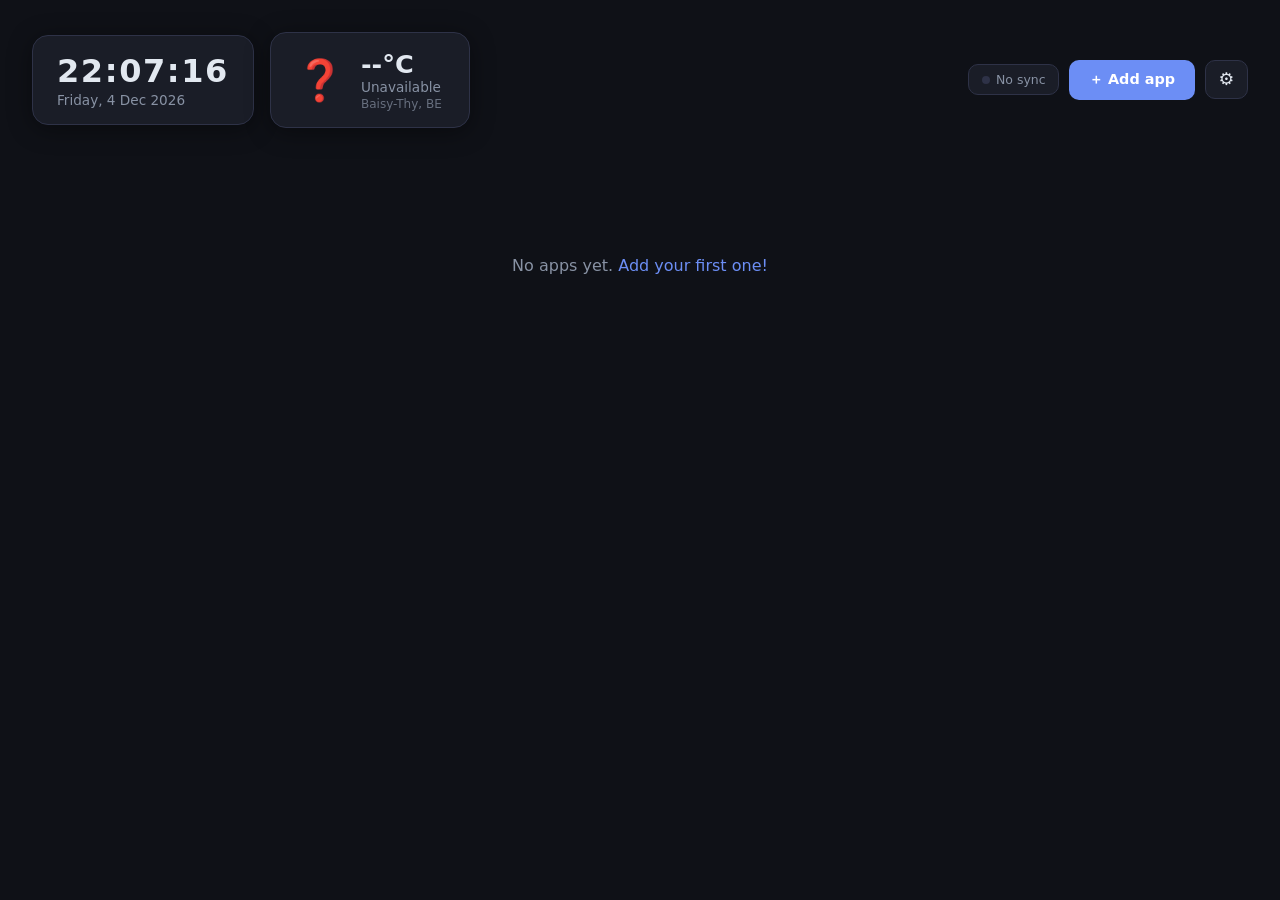
<file: index.html>
<!DOCTYPE html>
<html lang="en">
<head>
  <meta charset="UTF-8" />
  <meta name="viewport" content="width=device-width, initial-scale=1.0" />
  <title>Dashboard</title>
  <link rel="stylesheet" href="css/style.css" />
</head>
<body>
  <div class="dashboard">

    <!-- Top bar: clock + weather -->
    <header class="top-bar">
      <div class="widget widget--clock" id="widget-clock">
        <div class="clock__time" id="clock-time">--:--:--</div>
        <div class="clock__date" id="clock-date">---</div>
      </div>

      <div class="widget widget--weather" id="widget-weather">
        <div class="weather__icon" id="weather-icon">⏳</div>
        <div class="weather__info">
          <div class="weather__temp" id="weather-temp">--°C</div>
          <div class="weather__desc" id="weather-desc">Loading…</div>
          <div class="weather__location">Baisy-Thy, BE</div>
        </div>
      </div>

      <div class="top-bar__actions">
        <div class="sync-indicator" id="sync-indicator" title="Sync status">
          <span class="sync-indicator__dot" id="sync-dot"></span>
          <span class="sync-indicator__label" id="sync-label">…</span>
        </div>
        <a href="add-link.html" class="btn btn--add" title="Add a new app link">＋ Add app</a>
        <a href="settings.html" class="btn btn--icon" title="Settings">⚙️</a>
      </div>
    </header>

    <!-- App grid -->
    <main class="apps-grid" id="apps-grid">
      <!-- Populated by js/links.js -->
    </main>

    <!-- Empty state -->
    <div class="empty-state" id="empty-state" hidden>
      <p>No apps yet. <a href="add-link.html">Add your first one!</a></p>
    </div>

  </div>

  <script type="module" src="js/clock.js"></script>
  <script type="module" src="js/weather.js"></script>
  <script type="module" src="js/links.js"></script>
  <script type="module" src="js/dashboard.js"></script>
</body>
</html>
</file>
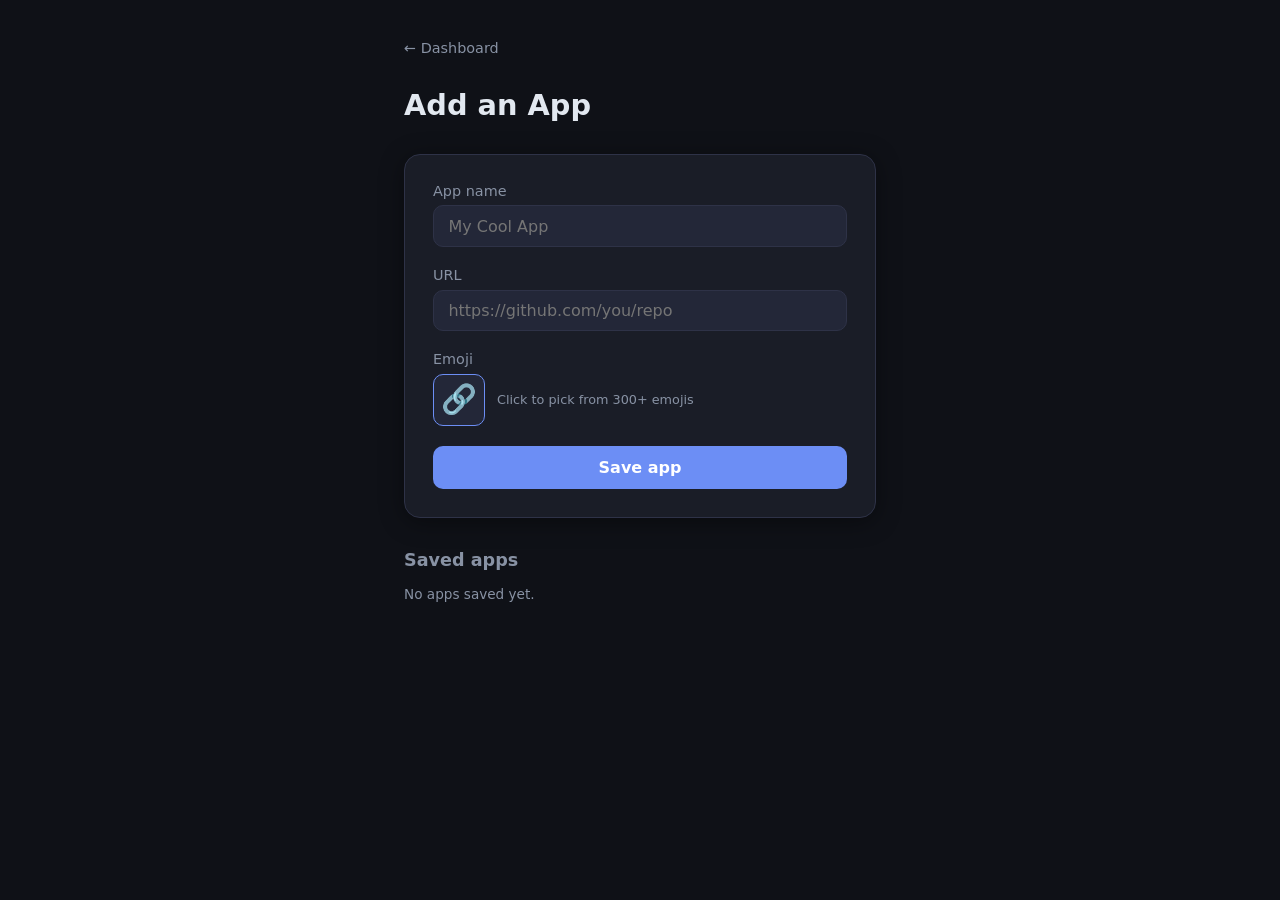
<file: add-link.html>
<!DOCTYPE html>
<html lang="en">
<head>
  <meta charset="UTF-8" />
  <meta name="viewport" content="width=device-width, initial-scale=1.0" />
  <title>Add App — Dashboard</title>
  <link rel="stylesheet" href="css/style.css" />
</head>
<body>
  <div class="form-page">
    <a href="index.html" class="back-link">← Dashboard</a>

    <h1>Add an App</h1>

    <form id="add-form" class="add-form" novalidate>
      <label class="form-field">
        <span>App name</span>
        <input
          type="text"
          id="field-name"
          placeholder="My Cool App"
          maxlength="40"
          required
          autocomplete="off"
        />
      </label>

      <label class="form-field">
        <span>URL</span>
        <input
          type="url"
          id="field-url"
          placeholder="https://github.com/you/repo"
          required
          autocomplete="off"
        />
      </label>

      <div class="form-field">
        <span>Emoji</span>
        <div class="emoji-field-row">
          <button type="button" class="emoji-trigger" id="emoji-trigger">🔗</button>
          <input type="hidden" id="field-emoji" value="🔗" />
          <span class="emoji-field-hint">Click to pick from 300+ emojis</span>
        </div>
      </div>

      <div id="form-error" class="form-error" hidden></div>

      <button type="submit" class="btn btn--submit">Save app</button>
    </form>

    <section class="manage-section">
      <h2>Saved apps</h2>
      <ul id="saved-list" class="saved-list"></ul>
    </section>
  </div>

  <script type="module" src="js/emoji-picker.js"></script>
  <script type="module" src="js/add-link.js"></script>
</body>
</html>
</file>
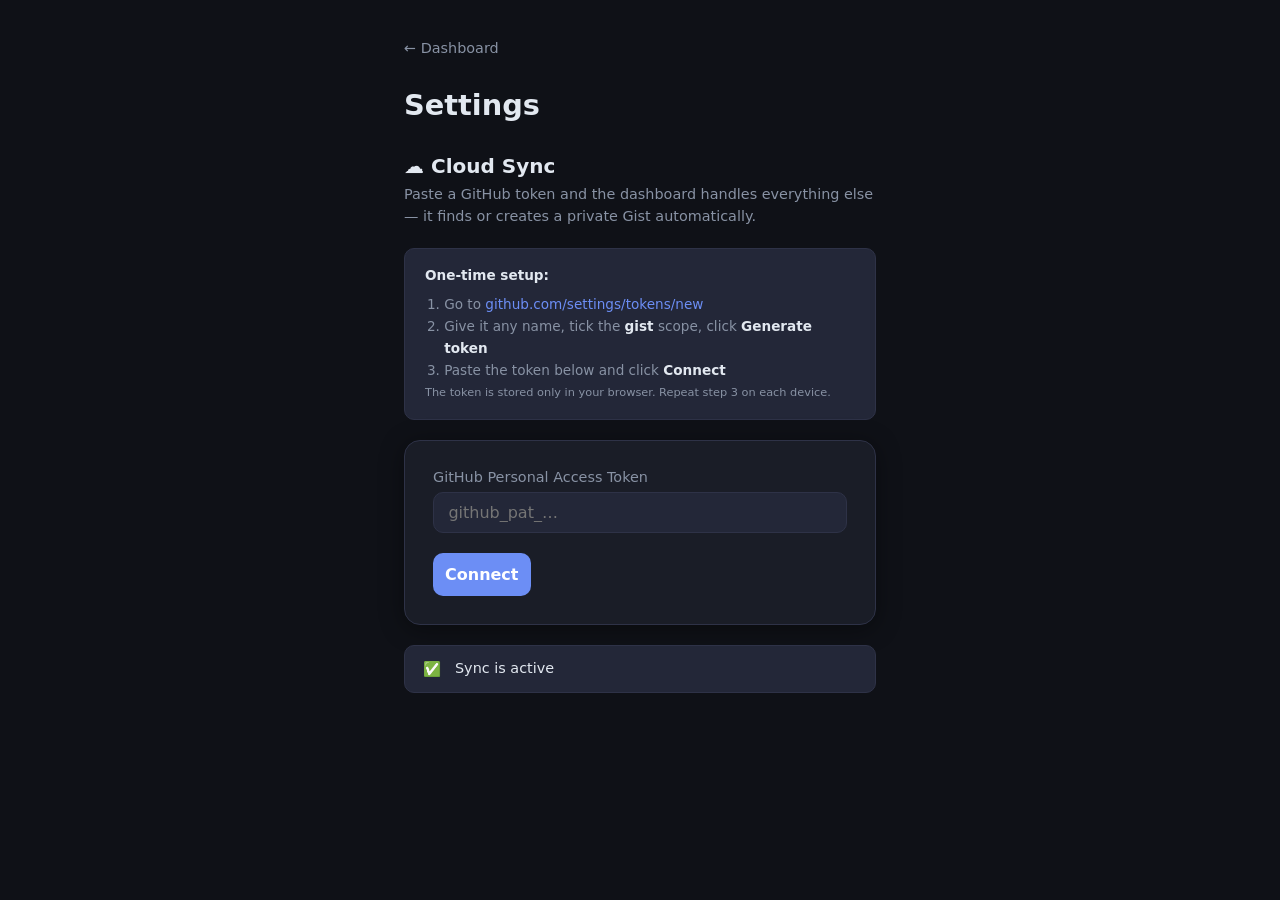
<file: settings.html>
<!DOCTYPE html>
<html lang="en">
<head>
  <meta charset="UTF-8" />
  <meta name="viewport" content="width=device-width, initial-scale=1.0" />
  <title>Settings — Dashboard</title>
  <link rel="stylesheet" href="css/style.css" />
</head>
<body>
  <div class="form-page">
    <a href="index.html" class="back-link">← Dashboard</a>

    <h1>Settings</h1>

    <section class="settings-section">
      <div class="settings-section__header">
        <h2>☁️ Cloud Sync</h2>
        <p class="settings-section__desc">
          Paste a GitHub token and the dashboard handles everything else —
          it finds or creates a private Gist automatically.
        </p>
      </div>

      <div class="settings-callout">
        <strong>One-time setup:</strong>
        <ol>
          <li>Go to <a href="https://github.com/settings/tokens/new" target="_blank" rel="noopener">github.com/settings/tokens/new</a></li>
          <li>Give it any name, tick the <strong>gist</strong> scope, click <strong>Generate token</strong></li>
          <li>Paste the token below and click <strong>Connect</strong></li>
        </ol>
        <small>The token is stored only in your browser. Repeat step 3 on each device.</small>
      </div>

      <form id="sync-form" class="add-form" novalidate>
        <label class="form-field">
          <span>GitHub Personal Access Token</span>
          <input type="password" id="field-token"
            placeholder="github_pat_…"
            autocomplete="off" spellcheck="false" />
        </label>

        <div id="sync-feedback" class="sync-feedback" hidden></div>

        <div class="form-row">
          <button type="submit" class="btn btn--submit" id="btn-save">Connect</button>
          <button type="button" class="btn btn--danger" id="btn-clear" hidden>Disconnect</button>
        </div>
      </form>

      <div id="sync-status-card" class="sync-status-card" hidden>
        <span id="sync-status-icon">✅</span>
        <div>
          <div id="sync-status-text">Sync is active</div>
          <div class="sync-status-card__sub" id="sync-detail"></div>
        </div>
      </div>
    </section>
  </div>

  <script type="module" src="js/settings.js"></script>
</body>
</html>
</file>
<file: css/style.css>
/* ===== Reset & base ===== */
*, *::before, *::after { box-sizing: border-box; margin: 0; padding: 0; }

:root {
  --bg:        #0f1117;
  --surface:   #1a1d27;
  --surface2:  #232738;
  --border:    #2e3247;
  --accent:    #6c8ef5;
  --accent2:   #a78bfa;
  --text:      #e2e8f0;
  --text-muted:#8892a4;
  --radius:    16px;
  --radius-sm: 10px;
  --shadow:    0 4px 24px rgba(0,0,0,.4);
  --transition:200ms ease;
}

html, body {
  height: 100%;
  font-family: 'Segoe UI', system-ui, -apple-system, sans-serif;
  background: var(--bg);
  color: var(--text);
}

a { color: var(--accent); text-decoration: none; }
a:hover { text-decoration: underline; }

/* ===== Dashboard layout ===== */
.dashboard {
  min-height: 100vh;
  padding: 2rem;
  display: flex;
  flex-direction: column;
  gap: 2rem;
}

/* ===== Top bar ===== */
.top-bar {
  display: flex;
  align-items: center;
  gap: 1rem;
  flex-wrap: wrap;
}

/* ===== Widget base ===== */
.widget {
  background: var(--surface);
  border: 1px solid var(--border);
  border-radius: var(--radius);
  padding: 1rem 1.5rem;
  box-shadow: var(--shadow);
}

/* ===== Clock widget ===== */
.widget--clock {
  display: flex;
  flex-direction: column;
  min-width: 160px;
}

.clock__time {
  font-size: 2rem;
  font-weight: 700;
  letter-spacing: .05em;
  color: var(--text);
  font-variant-numeric: tabular-nums;
}

.clock__date {
  font-size: .85rem;
  color: var(--text-muted);
  margin-top: .15rem;
}

/* ===== Weather widget ===== */
.widget--weather {
  display: flex;
  align-items: center;
  gap: 1rem;
  min-width: 200px;
}

.weather__icon {
  font-size: 2.5rem;
  line-height: 1;
}

.weather__temp {
  font-size: 1.6rem;
  font-weight: 700;
}

.weather__desc {
  font-size: .85rem;
  color: var(--text-muted);
  text-transform: capitalize;
}

.weather__location {
  font-size: .75rem;
  color: var(--text-muted);
  opacity: .7;
  margin-top: .1rem;
}

/* ===== Add button ===== */
.btn--add {
  margin-left: auto;
  background: var(--accent);
  color: #fff;
  padding: .65rem 1.25rem;
  border-radius: var(--radius-sm);
  font-weight: 600;
  font-size: .9rem;
  border: none;
  cursor: pointer;
  transition: opacity var(--transition), transform var(--transition);
  white-space: nowrap;
}

.btn--add:hover {
  opacity: .85;
  transform: translateY(-1px);
  text-decoration: none;
}

/* ===== Apps grid ===== */
.apps-grid {
  display: grid;
  grid-template-columns: repeat(auto-fill, minmax(160px, 1fr));
  gap: 1.25rem;
}

/* ===== App card ===== */
.app-card {
  background: var(--surface);
  border: 1px solid var(--border);
  border-radius: var(--radius);
  padding: 1.5rem 1rem;
  display: flex;
  flex-direction: column;
  align-items: center;
  gap: .75rem;
  text-align: center;
  cursor: pointer;
  transition: border-color var(--transition), transform var(--transition), box-shadow var(--transition);
  box-shadow: var(--shadow);
  text-decoration: none;
  color: var(--text);
}

.app-card:hover {
  border-color: var(--accent);
  transform: translateY(-4px);
  box-shadow: 0 8px 32px rgba(108,142,245,.25);
  text-decoration: none;
  color: var(--text);
}

.app-card__emoji {
  font-size: 2.5rem;
  line-height: 1;
}

.app-card__name {
  font-size: .9rem;
  font-weight: 600;
  word-break: break-word;
}

/* ===== Empty state ===== */
.empty-state {
  text-align: center;
  color: var(--text-muted);
  margin-top: 4rem;
  font-size: 1rem;
}

/* ===== Form page ===== */
.form-page {
  max-width: 520px;
  margin: 0 auto;
  padding: 2.5rem 1.5rem;
  display: flex;
  flex-direction: column;
  gap: 2rem;
}

.back-link {
  font-size: .9rem;
  color: var(--text-muted);
}

.back-link:hover { color: var(--accent); }

.form-page h1 {
  font-size: 1.8rem;
  font-weight: 700;
}

.add-form {
  background: var(--surface);
  border: 1px solid var(--border);
  border-radius: var(--radius);
  padding: 1.75rem;
  display: flex;
  flex-direction: column;
  gap: 1.25rem;
  box-shadow: var(--shadow);
}

.form-field {
  display: flex;
  flex-direction: column;
  gap: .4rem;
  font-size: .9rem;
  font-weight: 500;
  color: var(--text-muted);
}

.form-field input {
  background: var(--surface2);
  border: 1px solid var(--border);
  border-radius: var(--radius-sm);
  color: var(--text);
  padding: .65rem .9rem;
  font-size: 1rem;
  outline: none;
  transition: border-color var(--transition);
  font-family: inherit;
}

.form-field input:focus {
  border-color: var(--accent);
}

.form-field small {
  font-size: .78rem;
  color: var(--text-muted);
  opacity: .7;
}

.form-error {
  color: #f87171;
  font-size: .85rem;
  background: rgba(248,113,113,.1);
  border-radius: var(--radius-sm);
  padding: .5rem .75rem;
}

.btn--submit {
  background: var(--accent);
  color: #fff;
  padding: .75rem;
  border-radius: var(--radius-sm);
  font-weight: 700;
  font-size: 1rem;
  border: none;
  cursor: pointer;
  transition: opacity var(--transition);
  font-family: inherit;
}

.btn--submit:hover { opacity: .85; }

/* ===== Manage / saved list ===== */
.manage-section h2 {
  font-size: 1.1rem;
  margin-bottom: 1rem;
  color: var(--text-muted);
  font-weight: 600;
}

.saved-list {
  list-style: none;
  display: flex;
  flex-direction: column;
  gap: .6rem;
}

.saved-list__item {
  background: var(--surface);
  border: 1px solid var(--border);
  border-radius: var(--radius-sm);
  padding: .75rem 1rem;
  display: flex;
  align-items: center;
  gap: .75rem;
}

.saved-list__emoji { font-size: 1.3rem; }

.saved-list__name {
  flex: 1;
  font-size: .9rem;
  font-weight: 600;
  overflow: hidden;
  text-overflow: ellipsis;
  white-space: nowrap;
}

.saved-list__url {
  font-size: .75rem;
  color: var(--text-muted);
  overflow: hidden;
  text-overflow: ellipsis;
  white-space: nowrap;
  max-width: 200px;
}

.saved-list__delete {
  background: none;
  border: none;
  cursor: pointer;
  color: var(--text-muted);
  font-size: 1.1rem;
  padding: .2rem .4rem;
  border-radius: 6px;
  transition: color var(--transition), background var(--transition);
  font-family: inherit;
  line-height: 1;
}

.saved-list__delete:hover {
  color: #f87171;
  background: rgba(248,113,113,.1);
}

/* ===== Top-bar actions group ===== */
.top-bar__actions {
  margin-left: auto;
  display: flex;
  align-items: center;
  gap: .6rem;
  flex-wrap: wrap;
}

.btn--icon {
  background: var(--surface);
  border: 1px solid var(--border);
  color: var(--text);
  padding: .6rem .8rem;
  border-radius: var(--radius-sm);
  font-size: 1.1rem;
  cursor: pointer;
  transition: border-color var(--transition), transform var(--transition);
  line-height: 1;
}

.btn--icon:hover {
  border-color: var(--accent);
  transform: translateY(-1px);
  text-decoration: none;
}

/* ===== Sync indicator ===== */
.sync-indicator {
  display: flex;
  align-items: center;
  gap: .4rem;
  padding: .45rem .8rem;
  background: var(--surface);
  border: 1px solid var(--border);
  border-radius: var(--radius-sm);
  font-size: .78rem;
  color: var(--text-muted);
  white-space: nowrap;
}

.sync-indicator__dot {
  width: 8px;
  height: 8px;
  border-radius: 50%;
  background: var(--border);
  flex-shrink: 0;
}

.sync-indicator__dot.dot--ok      { background: #4ade80; }
.sync-indicator__dot.dot--error   { background: #f87171; }
.sync-indicator__dot.dot--syncing {
  background: var(--accent);
  animation: pulse 1s ease-in-out infinite;
}
.sync-indicator__dot.dot--off     { background: var(--border); }

@keyframes pulse {
  0%, 100% { opacity: 1; }
  50%       { opacity: .3; }
}

/* ===== Emoji trigger button ===== */
.emoji-field-row {
  display: flex;
  align-items: center;
  gap: .75rem;
}

.emoji-trigger {
  width: 52px;
  height: 52px;
  font-size: 1.8rem;
  background: var(--surface2);
  border: 1px solid var(--border);
  border-radius: var(--radius-sm);
  cursor: pointer;
  transition: border-color var(--transition), transform var(--transition);
  display: flex;
  align-items: center;
  justify-content: center;
  flex-shrink: 0;
  line-height: 1;
}

.emoji-trigger:hover,
.emoji-trigger--selected { border-color: var(--accent); }

.emoji-trigger:hover { transform: scale(1.08); }

.emoji-field-hint {
  font-size: .8rem;
  color: var(--text-muted);
}

/* ===== Emoji modal ===== */
.emoji-modal {
  display: none;
  position: fixed;
  inset: 0;
  z-index: 1000;
  align-items: center;
  justify-content: center;
}

.emoji-modal--open { display: flex; }

.emoji-backdrop {
  position: absolute;
  inset: 0;
  background: rgba(0,0,0,.6);
  backdrop-filter: blur(4px);
}

.emoji-panel {
  position: relative;
  z-index: 1;
  background: var(--surface);
  border: 1px solid var(--border);
  border-radius: var(--radius);
  box-shadow: 0 8px 48px rgba(0,0,0,.6);
  width: min(480px, 95vw);
  max-height: 80vh;
  display: flex;
  flex-direction: column;
  overflow: hidden;
}

.emoji-panel__header {
  display: flex;
  align-items: center;
  justify-content: space-between;
  padding: .9rem 1.1rem;
  border-bottom: 1px solid var(--border);
  font-weight: 600;
  font-size: .95rem;
}

.emoji-panel__close {
  background: none;
  border: none;
  color: var(--text-muted);
  font-size: 1rem;
  cursor: pointer;
  padding: .2rem .4rem;
  border-radius: 6px;
  transition: color var(--transition), background var(--transition);
  font-family: inherit;
}

.emoji-panel__close:hover {
  color: var(--text);
  background: var(--surface2);
}

.emoji-tabs {
  display: flex;
  padding: .5rem .6rem;
  gap: .25rem;
  border-bottom: 1px solid var(--border);
  overflow-x: auto;
  scrollbar-width: none;
}

.emoji-tabs::-webkit-scrollbar { display: none; }

.emoji-tab {
  background: none;
  border: none;
  font-size: 1.3rem;
  padding: .4rem .5rem;
  border-radius: 8px;
  cursor: pointer;
  opacity: .55;
  transition: opacity var(--transition), background var(--transition);
  flex-shrink: 0;
  line-height: 1;
}

.emoji-tab:hover     { opacity: .85; background: var(--surface2); }
.emoji-tab--active   { opacity: 1;   background: var(--surface2); }

.emoji-grid {
  display: grid;
  grid-template-columns: repeat(auto-fill, minmax(40px, 1fr));
  gap: 2px;
  padding: .75rem;
  overflow-y: auto;
  flex: 1;
}

.emoji-btn {
  background: none;
  border: none;
  font-size: 1.5rem;
  padding: .35rem;
  border-radius: 8px;
  cursor: pointer;
  transition: background var(--transition), transform var(--transition);
  line-height: 1;
  text-align: center;
}

.emoji-btn:hover {
  background: var(--surface2);
  transform: scale(1.2);
}

/* ===== Settings page extras ===== */
.settings-section {
  display: flex;
  flex-direction: column;
  gap: 1.25rem;
}

.settings-section__header h2 {
  font-size: 1.25rem;
  margin-bottom: .4rem;
}

.settings-section__desc {
  font-size: .9rem;
  color: var(--text-muted);
  line-height: 1.5;
}

.settings-callout {
  background: var(--surface2);
  border: 1px solid var(--border);
  border-radius: var(--radius-sm);
  padding: 1rem 1.25rem;
  font-size: .85rem;
  line-height: 1.6;
  color: var(--text-muted);
}

.settings-callout strong { color: var(--text); }

.settings-callout ol {
  margin: .5rem 0 0 1.2rem;
}

.settings-callout code {
  background: var(--surface);
  padding: .1em .35em;
  border-radius: 4px;
  font-size: .9em;
  color: var(--accent2);
}

.form-row {
  display: flex;
  gap: .75rem;
  flex-wrap: wrap;
}

.btn--danger {
  background: rgba(248,113,113,.15);
  color: #f87171;
  border: 1px solid rgba(248,113,113,.3);
  padding: .75rem 1rem;
  border-radius: var(--radius-sm);
  font-weight: 600;
  font-size: .9rem;
  cursor: pointer;
  transition: background var(--transition);
  font-family: inherit;
}

.btn--danger:hover { background: rgba(248,113,113,.25); }

.sync-feedback {
  padding: .6rem .9rem;
  border-radius: var(--radius-sm);
  font-size: .85rem;
}

.sync-feedback--ok    { background: rgba(74,222,128,.1);  color: #4ade80; }
.sync-feedback--error { background: rgba(248,113,113,.1); color: #f87171; }
.sync-feedback--info  { background: var(--surface2);      color: var(--text-muted); }

.sync-status-card {
  display: flex;
  align-items: center;
  gap: .9rem;
  background: var(--surface2);
  border: 1px solid var(--border);
  border-radius: var(--radius-sm);
  padding: .85rem 1.1rem;
  font-size: .9rem;
}

.sync-status-card__sub {
  font-size: .78rem;
  color: var(--text-muted);
  margin-top: .15rem;
}

/* ===== Responsive ===== */
@media (max-width: 600px) {
  .dashboard { padding: 1rem; }
  .top-bar { flex-direction: column; align-items: stretch; }
  .top-bar__actions { margin-left: 0; }
  .clock__time { font-size: 1.6rem; }
  .emoji-panel { max-height: 90vh; }
}
</file>
